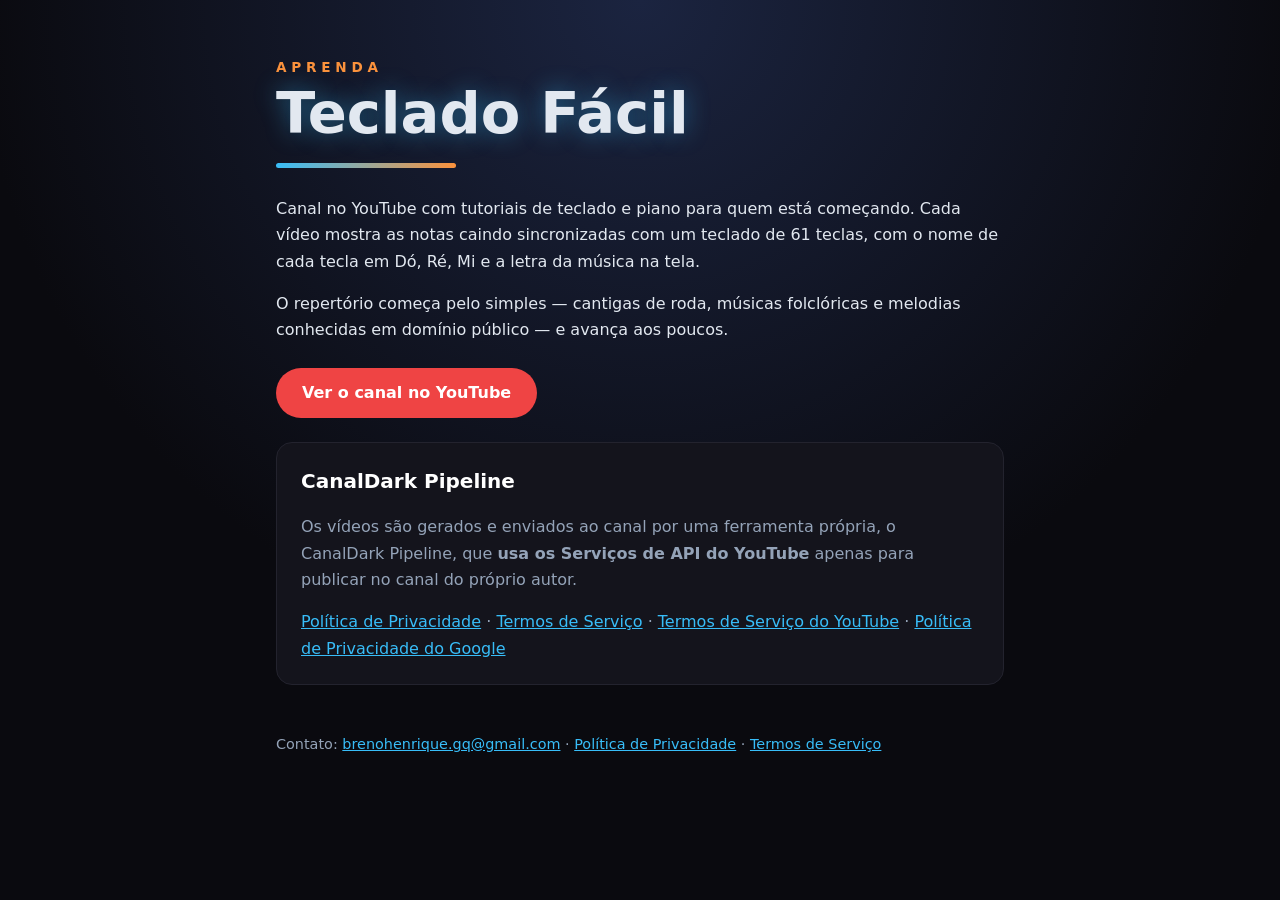
<file: index.html>
<!doctype html>
<html lang="pt-BR">
<head>
  <meta charset="utf-8">
  <meta name="viewport" content="width=device-width, initial-scale=1">
  <title>Aprenda Teclado Fácil</title>
  <meta name="description" content="Tutoriais de teclado e piano para quem está começando: músicas simples, notas caindo sincronizadas com o teclado e letra na tela.">
  <link rel="stylesheet" href="estilo.css">
</head>
<body>
  <main>
    <div class="selo">APRENDA</div>
    <h1>Teclado Fácil</h1>
    <div class="faixa"></div>

    <p>Canal no YouTube com tutoriais de teclado e piano para quem está começando.
      Cada vídeo mostra as notas caindo sincronizadas com um teclado de 61 teclas,
      com o nome de cada tecla em Dó, Ré, Mi e a letra da música na tela.</p>

    <p>O repertório começa pelo simples — cantigas de roda, músicas folclóricas e
      melodias conhecidas em domínio público — e avança aos poucos.</p>

    <a class="botao" href="https://www.youtube.com/@aprendatecladofacil">Ver o canal no YouTube</a>

    <div class="cartao">
      <h2 style="margin-top:0">CanalDark Pipeline</h2>
      <p class="suave">Os vídeos são gerados e enviados ao canal por uma ferramenta própria,
        o CanalDark Pipeline, que <strong>usa os Serviços de API do YouTube</strong> apenas
        para publicar no canal do próprio autor.</p>
      <p class="suave" style="margin-bottom:0">
        <a href="privacidade.html">Política de Privacidade</a> ·
        <a href="termos.html">Termos de Serviço</a> ·
        <a href="https://www.youtube.com/t/terms">Termos de Serviço do YouTube</a> ·
        <a href="https://policies.google.com/privacy">Política de Privacidade do Google</a>
      </p>
    </div>

    <footer>
      Contato: <a href="mailto:brenohenrique.gq@gmail.com">brenohenrique.gq@gmail.com</a> ·
      <a href="privacidade.html">Política de Privacidade</a> ·
      <a href="termos.html">Termos de Serviço</a>
    </footer>
  </main>
</body>
</html>
</file>
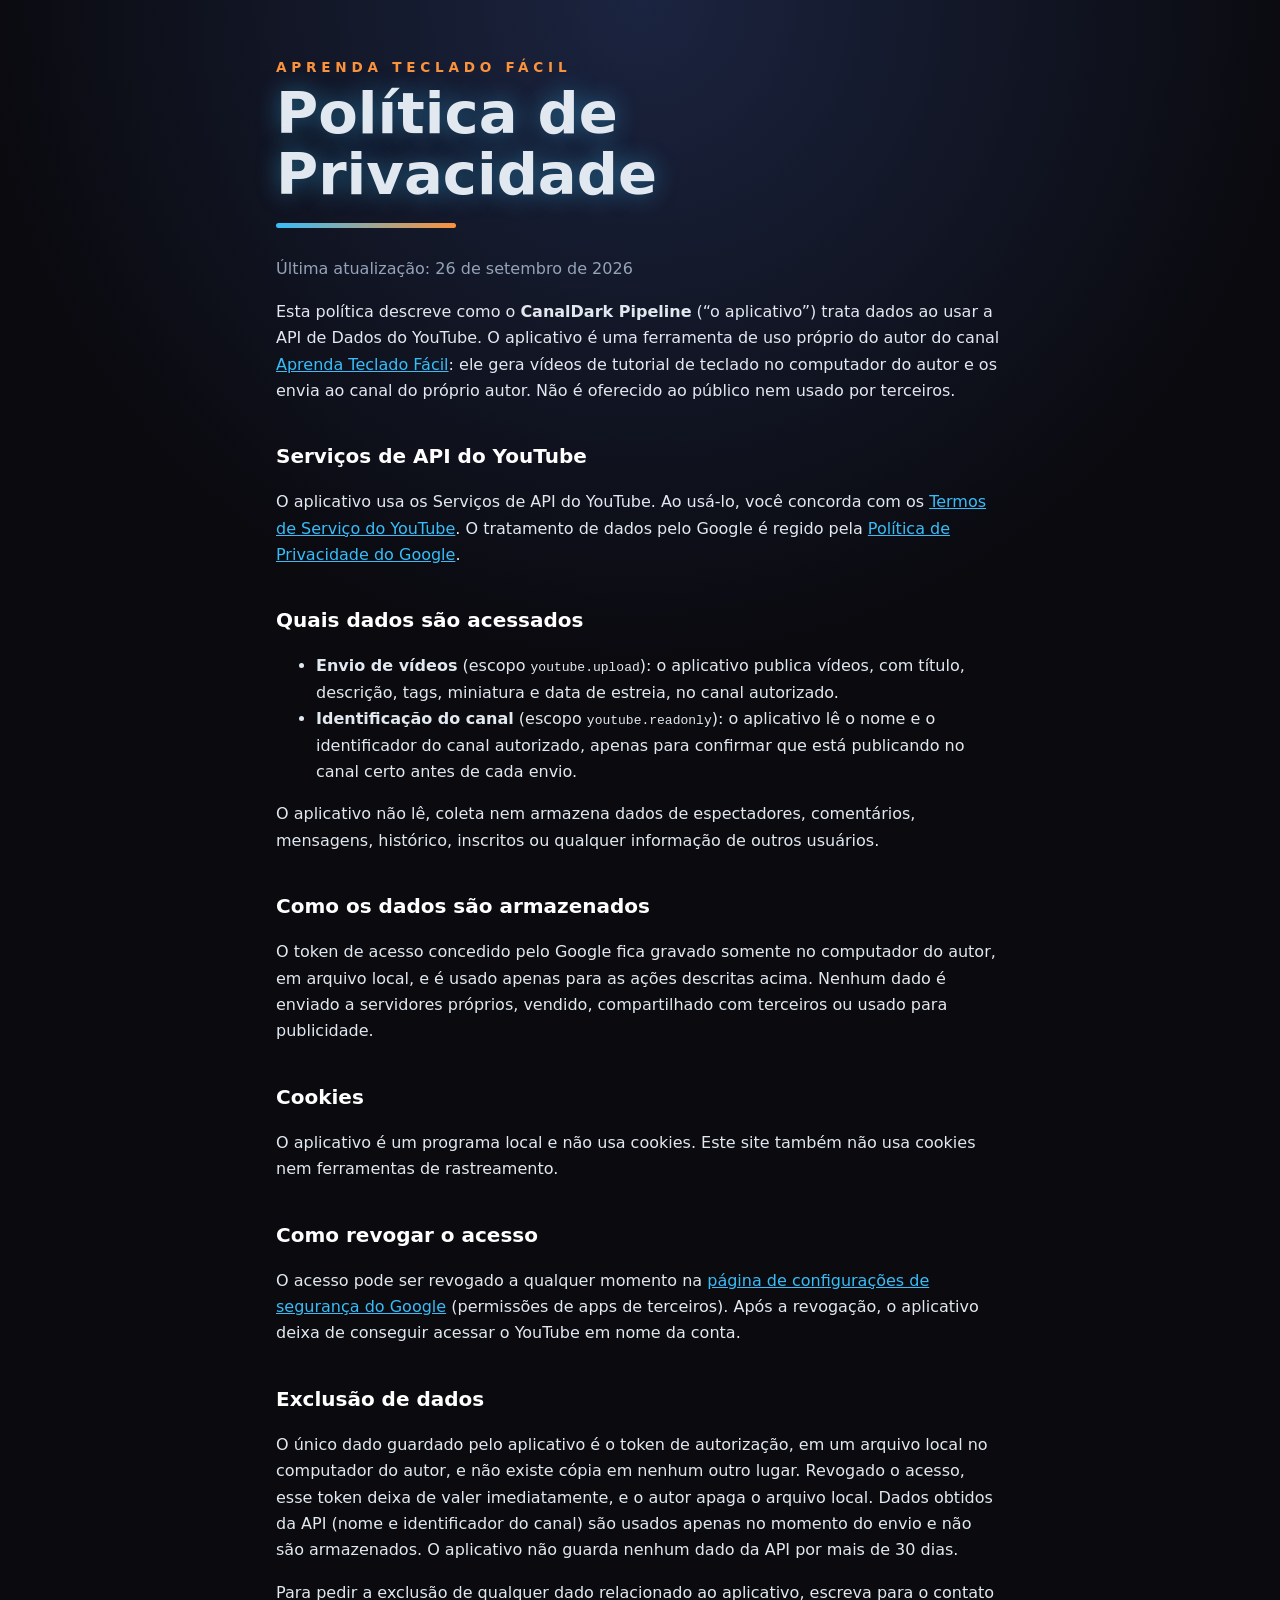
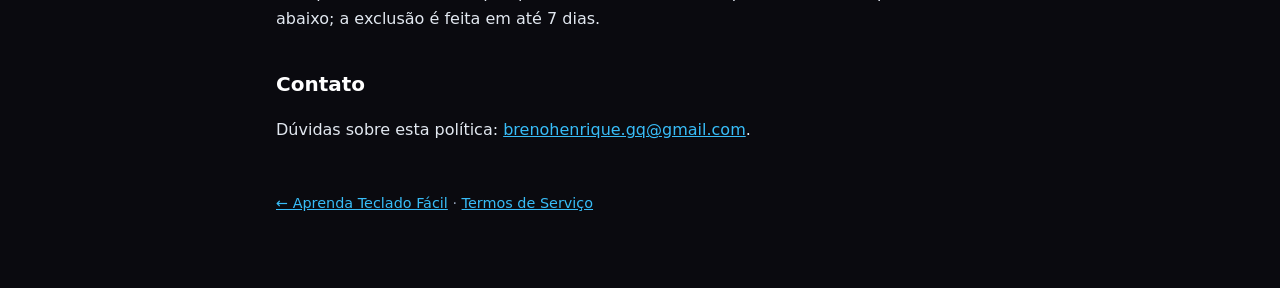
<file: privacidade.html>
<!doctype html>
<html lang="pt-BR">
<head>
  <meta charset="utf-8">
  <meta name="viewport" content="width=device-width, initial-scale=1">
  <title>Política de Privacidade</title>
  <meta name="description" content="Política de Privacidade do CanalDark Pipeline, ferramenta que publica os vídeos do canal Aprenda Teclado Fácil no YouTube.">
  <link rel="stylesheet" href="estilo.css">
</head>
<body>
  <main>
    <div class="selo">APRENDA TECLADO FÁCIL</div>
    <h1>Política de Privacidade</h1>
    <div class="faixa"></div>
    <p class="suave">Última atualização: 26 de setembro de 2026</p>

    <p>Esta política descreve como o <strong>CanalDark Pipeline</strong> (“o aplicativo”)
      trata dados ao usar a API de Dados do YouTube. O aplicativo é uma ferramenta
      de uso próprio do autor do canal <a href="https://www.youtube.com/@aprendatecladofacil">Aprenda Teclado Fácil</a>:
      ele gera vídeos de tutorial de teclado no computador do autor e os envia ao
      canal do próprio autor. Não é oferecido ao público nem usado por terceiros.</p>

    <h2>Serviços de API do YouTube</h2>
    <p>O aplicativo usa os Serviços de API do YouTube. Ao usá-lo, você concorda com os
      <a href="https://www.youtube.com/t/terms">Termos de Serviço do YouTube</a>.
      O tratamento de dados pelo Google é regido pela
      <a href="https://policies.google.com/privacy">Política de Privacidade do Google</a>.</p>

    <h2>Quais dados são acessados</h2>
    <ul>
      <li><strong>Envio de vídeos</strong> (escopo <code>youtube.upload</code>): o aplicativo
        publica vídeos, com título, descrição, tags, miniatura e data de estreia, no canal
        autorizado.</li>
      <li><strong>Identificação do canal</strong> (escopo <code>youtube.readonly</code>): o
        aplicativo lê o nome e o identificador do canal autorizado, apenas para confirmar
        que está publicando no canal certo antes de cada envio.</li>
    </ul>
    <p>O aplicativo não lê, coleta nem armazena dados de espectadores, comentários,
      mensagens, histórico, inscritos ou qualquer informação de outros usuários.</p>

    <h2>Como os dados são armazenados</h2>
    <p>O token de acesso concedido pelo Google fica gravado somente no computador do
      autor, em arquivo local, e é usado apenas para as ações descritas acima. Nenhum
      dado é enviado a servidores próprios, vendido, compartilhado com terceiros ou
      usado para publicidade.</p>

    <h2>Cookies</h2>
    <p>O aplicativo é um programa local e não usa cookies. Este site também não usa
      cookies nem ferramentas de rastreamento.</p>

    <h2>Como revogar o acesso</h2>
    <p>O acesso pode ser revogado a qualquer momento na
      <a href="https://security.google.com/settings/security/permissions">página de configurações de segurança do Google</a>
      (permissões de apps de terceiros). Após a revogação, o aplicativo deixa de conseguir
      acessar o YouTube em nome da conta.</p>

    <h2>Exclusão de dados</h2>
    <p>O único dado guardado pelo aplicativo é o token de autorização, em um arquivo local no
      computador do autor, e não existe cópia em nenhum outro lugar. Revogado o acesso,
      esse token deixa de valer imediatamente, e o autor apaga o arquivo local. Dados obtidos da API
      (nome e identificador do canal) são usados apenas no momento do envio e não são
      armazenados. O aplicativo não guarda nenhum dado da API por mais de 30 dias.</p>
    <p>Para pedir a exclusão de qualquer dado relacionado ao aplicativo, escreva para o
      contato abaixo; a exclusão é feita em até 7 dias.</p>

    <h2>Contato</h2>
    <p>Dúvidas sobre esta política:
      <a href="mailto:brenohenrique.gq@gmail.com">brenohenrique.gq@gmail.com</a>.</p>

    <footer><a href="index.html">← Aprenda Teclado Fácil</a> · <a href="termos.html">Termos de Serviço</a></footer>
  </main>
</body>
</html>
</file>
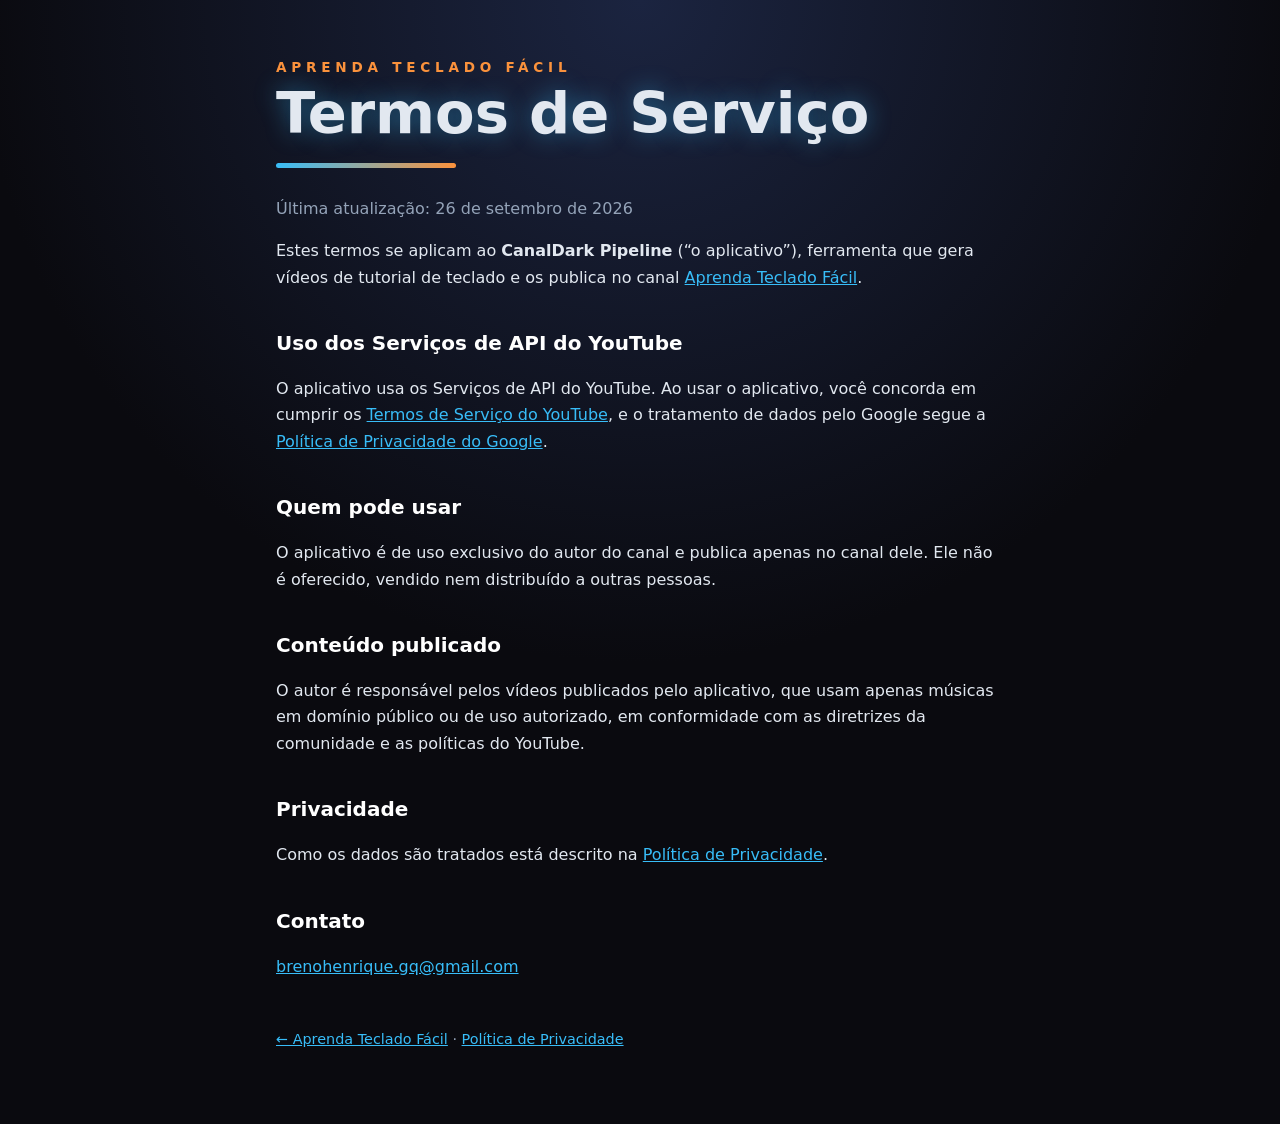
<file: termos.html>
<!doctype html>
<html lang="pt-BR">
<head>
  <meta charset="utf-8">
  <meta name="viewport" content="width=device-width, initial-scale=1">
  <title>Termos de Serviço</title>
  <meta name="description" content="Termos de Serviço do CanalDark Pipeline, ferramenta que publica os vídeos do canal Aprenda Teclado Fácil no YouTube.">
  <link rel="stylesheet" href="estilo.css">
</head>
<body>
  <main>
    <div class="selo">APRENDA TECLADO FÁCIL</div>
    <h1>Termos de Serviço</h1>
    <div class="faixa"></div>
    <p class="suave">Última atualização: 26 de setembro de 2026</p>

    <p>Estes termos se aplicam ao <strong>CanalDark Pipeline</strong> (“o aplicativo”), ferramenta
      que gera vídeos de tutorial de teclado e os publica no canal
      <a href="https://www.youtube.com/@aprendatecladofacil">Aprenda Teclado Fácil</a>.</p>

    <h2>Uso dos Serviços de API do YouTube</h2>
    <p>O aplicativo usa os Serviços de API do YouTube. Ao usar o aplicativo, você concorda
      em cumprir os <a href="https://www.youtube.com/t/terms">Termos de Serviço do YouTube</a>,
      e o tratamento de dados pelo Google segue a
      <a href="https://policies.google.com/privacy">Política de Privacidade do Google</a>.</p>

    <h2>Quem pode usar</h2>
    <p>O aplicativo é de uso exclusivo do autor do canal e publica apenas no canal dele.
      Ele não é oferecido, vendido nem distribuído a outras pessoas.</p>

    <h2>Conteúdo publicado</h2>
    <p>O autor é responsável pelos vídeos publicados pelo aplicativo, que usam apenas
      músicas em domínio público ou de uso autorizado, em conformidade com as
      diretrizes da comunidade e as políticas do YouTube.</p>

    <h2>Privacidade</h2>
    <p>Como os dados são tratados está descrito na
      <a href="privacidade.html">Política de Privacidade</a>.</p>

    <h2>Contato</h2>
    <p><a href="mailto:brenohenrique.gq@gmail.com">brenohenrique.gq@gmail.com</a></p>

    <footer><a href="index.html">← Aprenda Teclado Fácil</a> · <a href="privacidade.html">Política de Privacidade</a></footer>
  </main>
</body>
</html>
</file>
<file: estilo.css>
:root {
  --fundo: #0a0a0f;
  --cartao: #14141c;
  --texto: #e2e8f0;
  --suave: #94a3b8;
  --azul: #38bdf8;
  --laranja: #fb923c;
}
* { box-sizing: border-box; }
body {
  margin: 0;
  background: radial-gradient(circle at 50% 0%, #1b2440 0%, var(--fundo) 60%) fixed;
  background-color: var(--fundo);
  color: var(--texto);
  font-family: "Segoe UI", system-ui, -apple-system, Arial, sans-serif;
  line-height: 1.65;
}
main { max-width: 760px; margin: 0 auto; padding: 56px 16px 72px; }
.selo { color: var(--laranja); font-weight: 800; letter-spacing: 0.35em; font-size: 0.85rem; }
h1 { font-size: clamp(2.2rem, 7vw, 3.6rem); line-height: 1.05; margin: 6px 0 18px; text-shadow: 0 0 24px rgba(56, 189, 248, 0.45); }
h2 { font-size: 1.25rem; margin: 36px 0 8px; color: #fff; }
p, li { color: var(--texto); }
.suave { color: var(--suave); }
.faixa { width: 180px; height: 5px; border-radius: 3px; background: linear-gradient(90deg, var(--azul), var(--laranja)); margin: 0 0 28px; }
.cartao { background: var(--cartao); border: 1px solid #23232e; border-radius: 16px; padding: 22px 24px; margin: 24px 0; }
a { color: var(--azul); }
.botao { display: inline-block; background: #ef4444; color: #fff; text-decoration: none; font-weight: 800; padding: 12px 26px; border-radius: 999px; margin-top: 8px; }
footer { margin-top: 48px; font-size: 0.9rem; color: var(--suave); }

/* Impressão e PDF: fundo branco e texto escuro, para o documento de
   evidência da auditoria ficar legível. */
@media print {
  body { background: #fff; color: #111; }
  p, li, .suave, footer { color: #222; }
  h1, h2 { color: #0b1220; text-shadow: none; }
  .cartao { background: #f4f6fa; border-color: #d6dbe4; }
  a { color: #0369a1; }
  .botao { color: #fff; -webkit-print-color-adjust: exact; print-color-adjust: exact; }
  .faixa { -webkit-print-color-adjust: exact; print-color-adjust: exact; }
}
</file>
